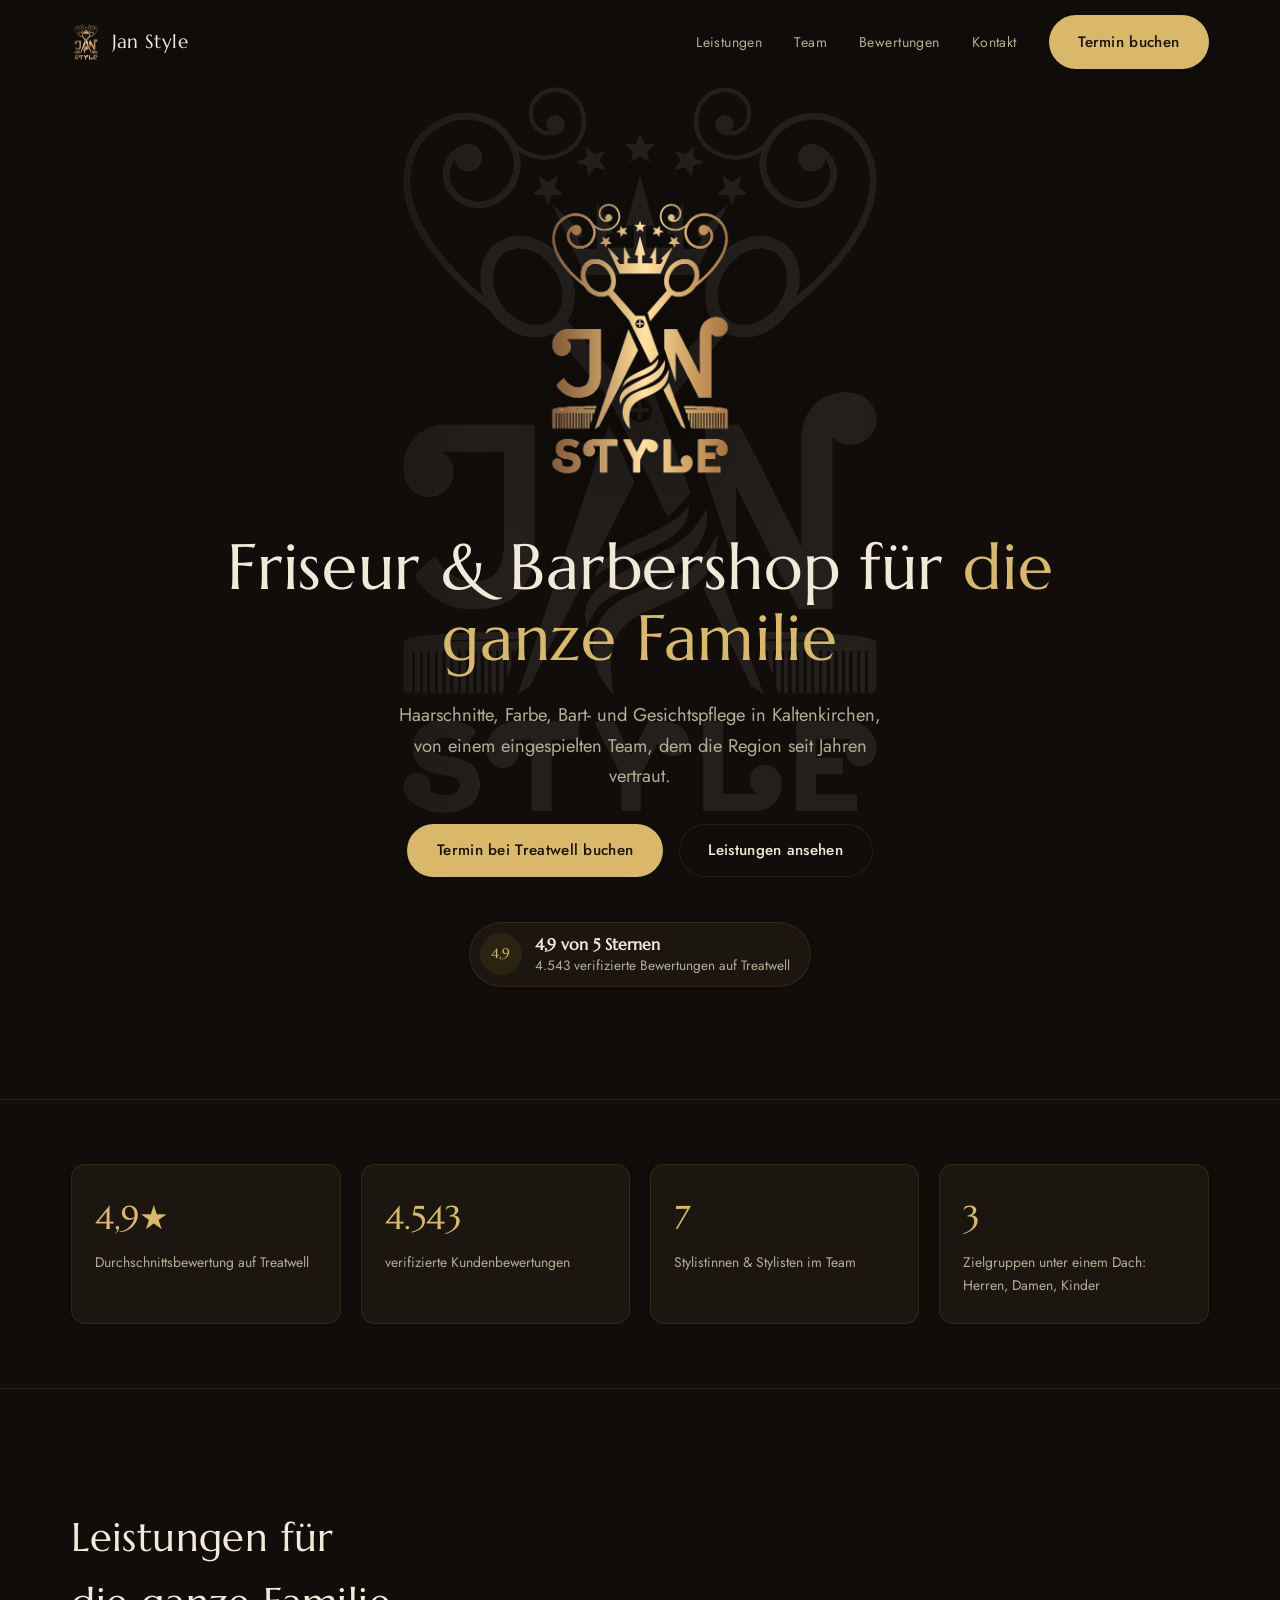
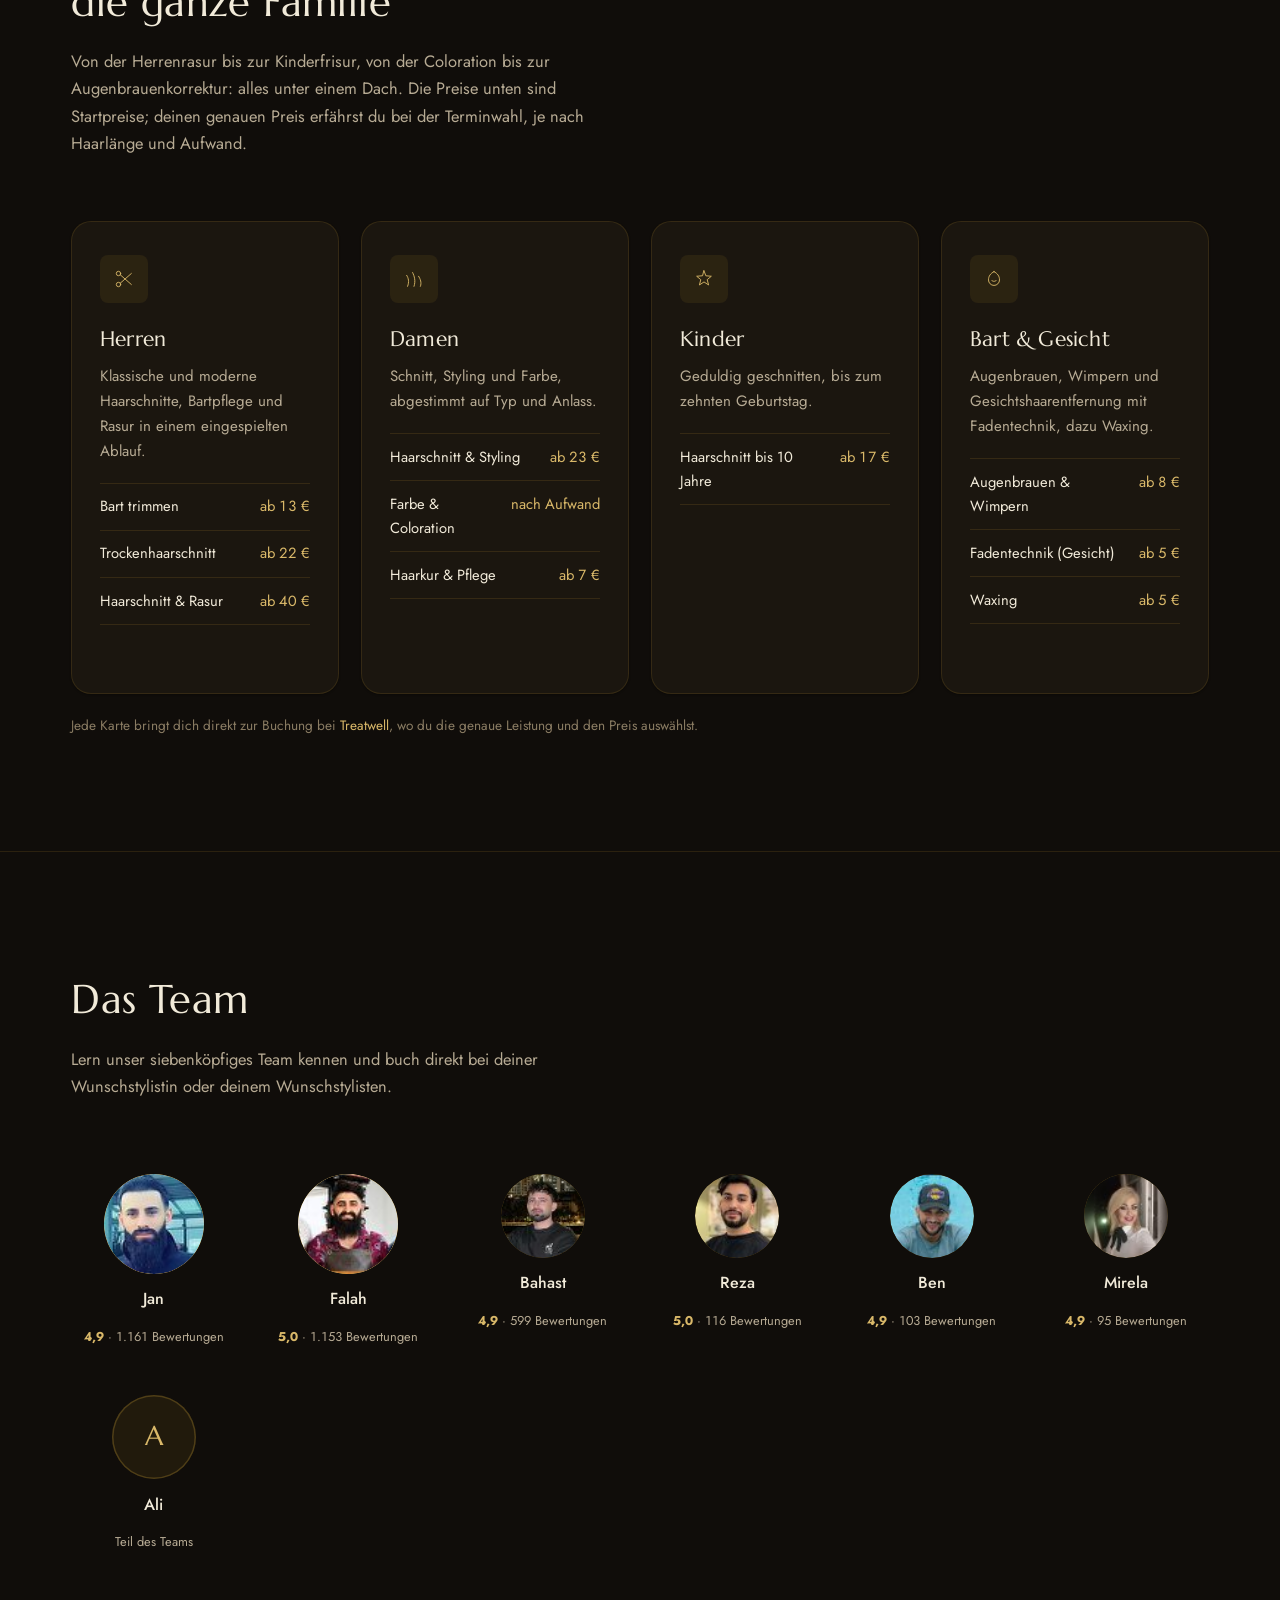
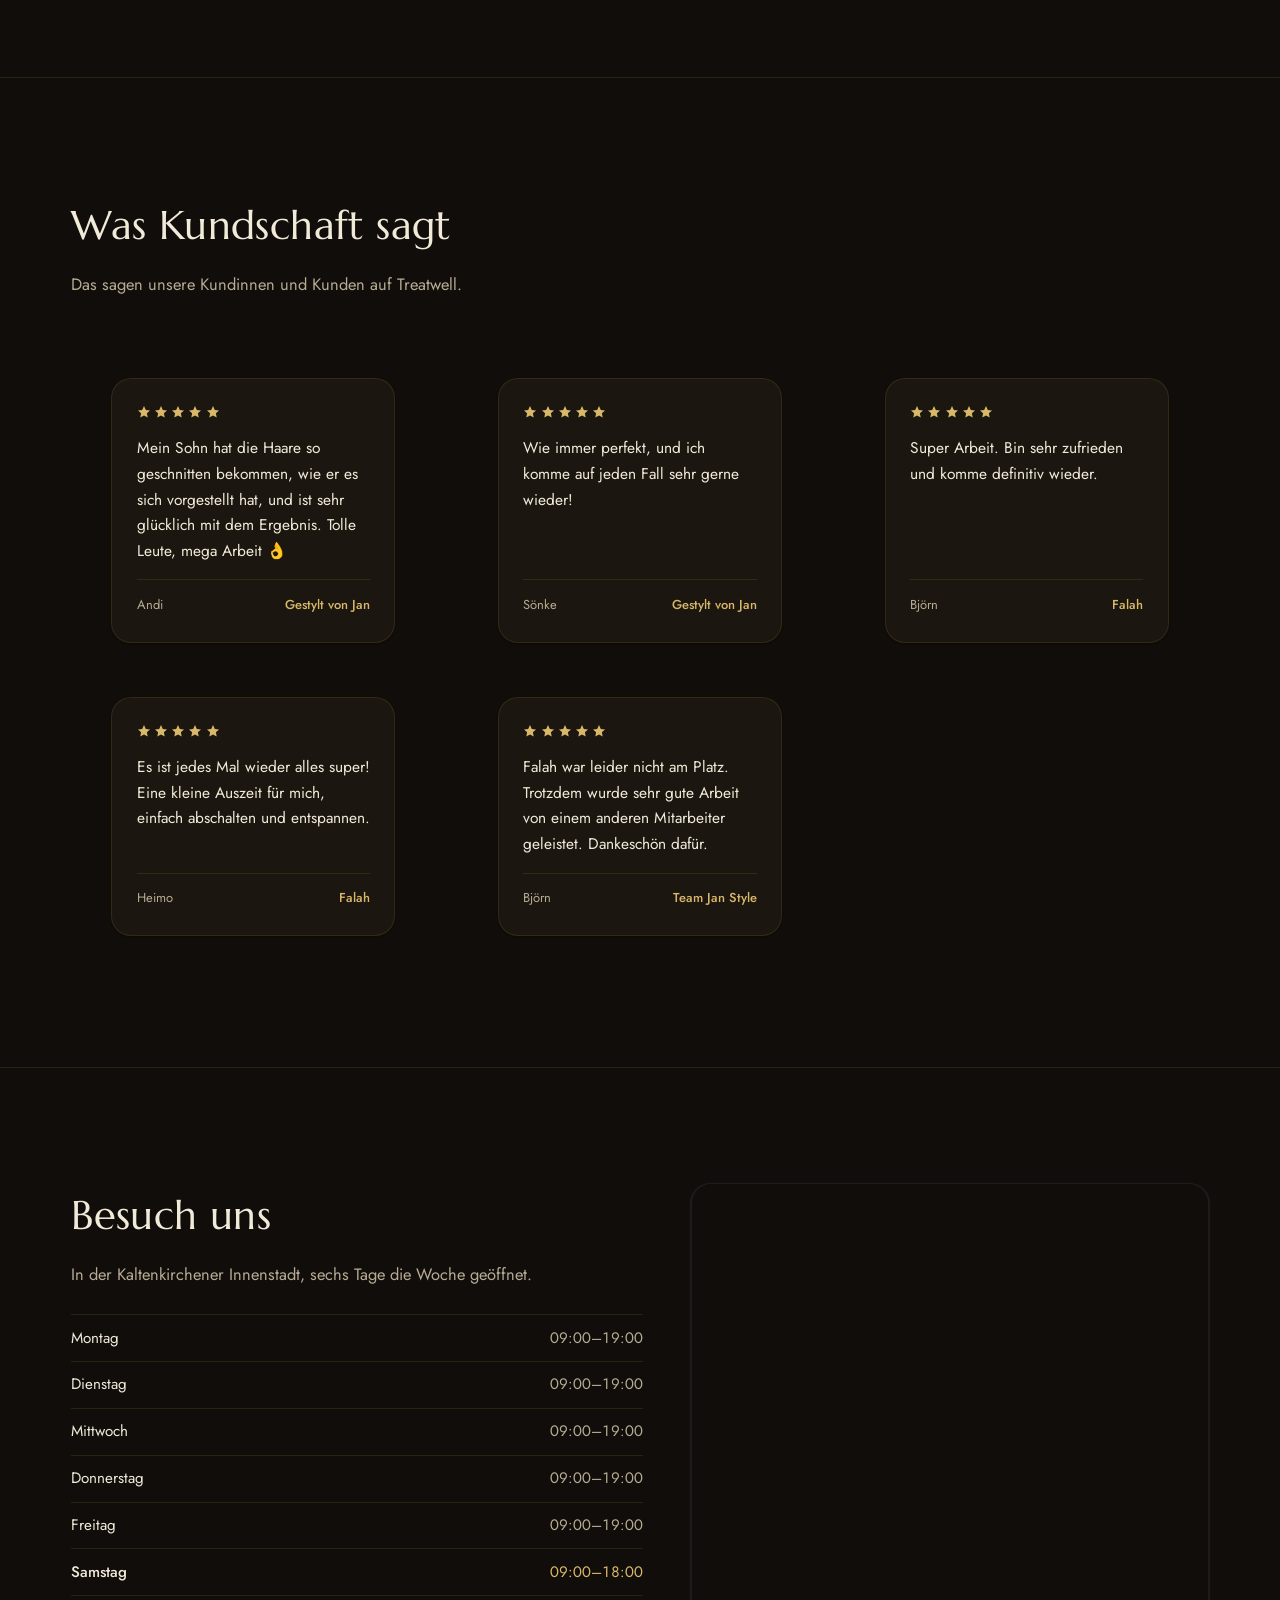
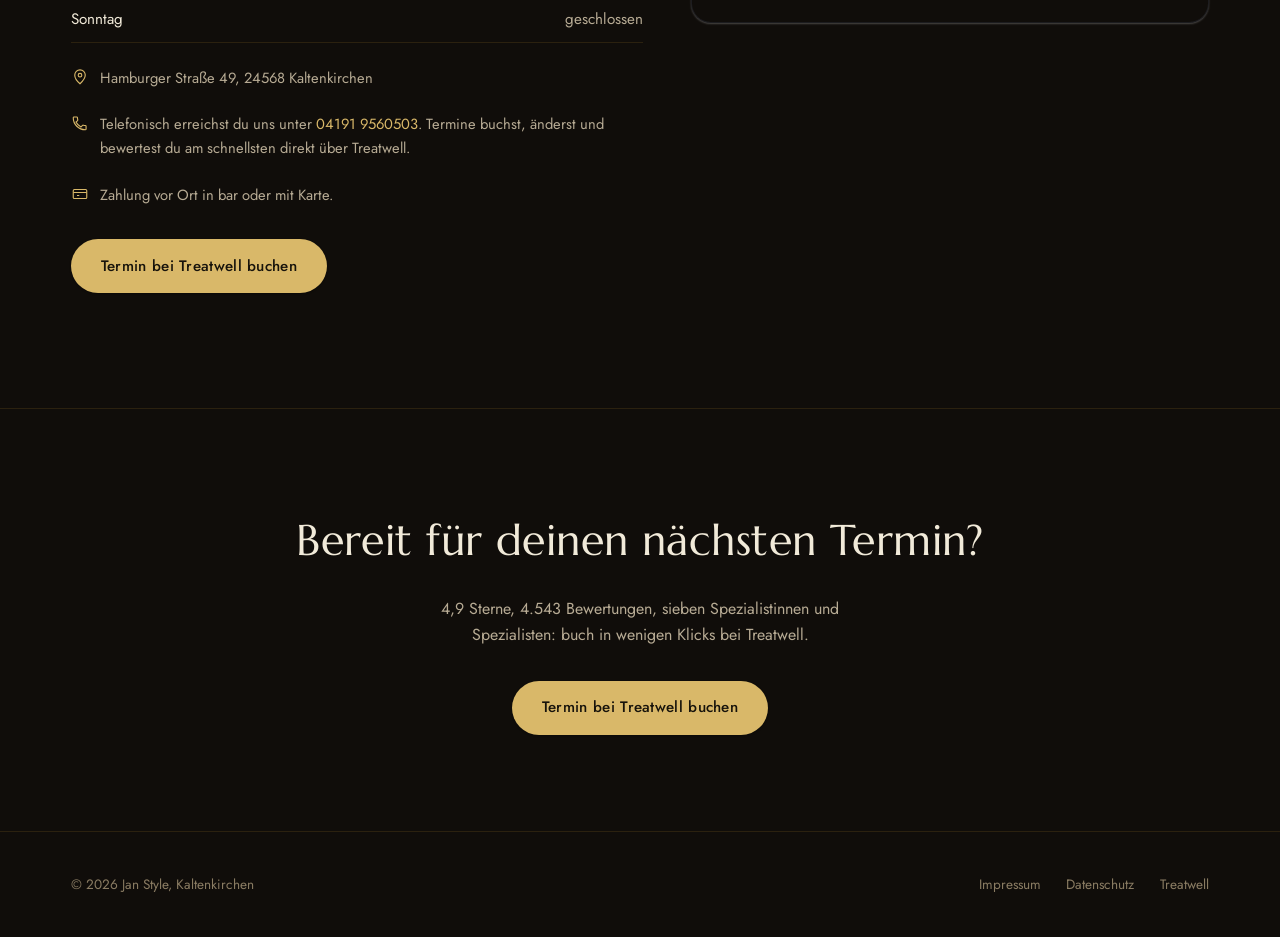
<file: index.html>
<!DOCTYPE html>
<html lang="de">
<head>
<meta charset="UTF-8">
<meta name="viewport" content="width=device-width, initial-scale=1.0">
<title>Jan Style — Friseur &amp; Barbershop in Kaltenkirchen</title>
<meta name="description" content="Jan Style in Kaltenkirchen: Haarschnitte für Herren, Damen und Kinder, Farbe, Bart- und Gesichtsbehandlungen. 4,9★ bei über 4.500 Bewertungen. Termine über Treatwell.">
<link rel="canonical" href="https://jan-style-barbershop.de/">
<meta property="og:type" content="website">
<meta property="og:site_name" content="Jan Style">
<meta property="og:title" content="Jan Style — Friseur &amp; Barbershop in Kaltenkirchen">
<meta property="og:description" content="Haarschnitte für Herren, Damen und Kinder, Farbe, Bart- und Gesichtsbehandlungen. 4,9★ bei über 4.500 Bewertungen.">
<meta property="og:url" content="https://jan-style-barbershop.de/">
<meta property="og:image" content="https://jan-style-barbershop.de/assets/logo/jan-style-logo-gold.png">
<meta property="og:locale" content="de_DE">
<meta name="twitter:card" content="summary">
<link rel="icon" type="image/svg+xml" href="assets/favicon.svg">
<script type="application/ld+json">
{
  "@context": "https://schema.org",
  "@type": "HairSalon",
  "name": "Jan Style",
  "url": "https://jan-style-barbershop.de/",
  "image": "https://jan-style-barbershop.de/assets/logo/jan-style-logo-gold.png",
  "telephone": "+49 4191 9560503",
  "priceRange": "€€",
  "address": {
    "@type": "PostalAddress",
    "streetAddress": "Hamburger Straße 49",
    "postalCode": "24568",
    "addressLocality": "Kaltenkirchen",
    "addressCountry": "DE"
  },
  "openingHoursSpecification": [
    {
      "@type": "OpeningHoursSpecification",
      "dayOfWeek": ["Monday", "Tuesday", "Wednesday", "Thursday", "Friday"],
      "opens": "09:00",
      "closes": "19:00"
    },
    {
      "@type": "OpeningHoursSpecification",
      "dayOfWeek": "Saturday",
      "opens": "09:00",
      "closes": "18:00"
    }
  ],
  "sameAs": [
    "https://www.treatwell.de/ort/jan-style/"
  ]
}
</script>
<link rel="preconnect" href="https://fonts.googleapis.com">
<link rel="preconnect" href="https://fonts.gstatic.com" crossorigin>
<link rel="stylesheet" href="https://fonts.googleapis.com/css2?family=Marcellus&family=Jost:ital,wght@0,300;0,400;0,500;0,600;1,400&display=swap">
<link rel="stylesheet" href="css/styles.css">
</head>
<body>
<!--
THESIS: Der Salon bleibt sichtbar, auch wenn man liest — das echte
Logo liegt als sehr leises, fixiertes Wasserzeichen permanent hinter
der ganzen Seite, statt nur im Header oder Hero aufzutauchen.
OWN-WORLD: Tiefes, warmes Schwarz durchgehend, mattes Gold (kein
Neon-Glanz) nur an Text/Icons/Rahmen, Marcellus für Überschriften,
Jost für Fließtext. Sections selbst bleiben transparent, damit das
Wasserzeichen konsistent durchscheint; nur einzelne Flächen (Karten,
Avatare, Buttons) sind blickdicht, damit Fließtext ruhig bleibt.
STORY: In Sekunden verstehen: ein edler, familienfreundlicher Salon
in Kaltenkirchen, der so aussieht wie sein echter Laden — und direkt
über Treatwell buchen.
FIRST VIEWPORT: Dunkler Viewport, das große Logo als gedimmtes
Wasserzeichen fix im Hintergrund, ruhige zentrierte Headline, ein
Satz Nutzenversprechen, zwei CTAs, kompaktes Bewertungs-Badge.
FORM: dritte Kundenrunde — explizite Rückkehr zu Schwarz/Gold nach
drei vorgestellten Konzepten (Wasserzeichen, Seitenpanel, Auftakt &
Wiederkehr); der Kunde wählte "Wasserzeichen" und bat um Verfeinerung
gegen Unruhe bei Fließtext. Ersetzt das helle v2-System vollständig.
FINISH: unreviewed and undocumented is unfinished; this build ends with the
finish review, the verdict, DESIGN.md, and every shipping raster carrying
its provenance.
-->

<a class="skip-link" href="#main">Zum Inhalt springen</a>

<div class="watermark" aria-hidden="true">
  <img src="assets/logo/jan-style-logo-gold.png" alt="" width="960" height="1357">
</div>

<header class="site-header" id="siteHeader">
  <div class="wrap">
    <a class="brand" href="#top">
      <img class="brand__mark" src="assets/logo/jan-style-logo-gold.png" alt="" width="32" height="45">
      Jan&nbsp;Style
    </a>
    <nav class="nav" aria-label="Hauptnavigation">
      <ul class="nav__links" id="navLinks">
        <li><a href="#leistungen">Leistungen</a></li>
        <li><a href="#team">Team</a></li>
        <li><a href="#bewertungen">Bewertungen</a></li>
        <li><a href="#besuch">Kontakt</a></li>
      </ul>
      <a class="btn btn--primary nav__cta" href="https://www.treatwell.de/ort/jan-style/" target="_blank" rel="noopener">Termin buchen</a>
      <button class="nav__toggle" id="navToggle" aria-expanded="false" aria-controls="navLinks" aria-label="Menü öffnen">
        <svg viewBox="0 0 24 24" fill="none" stroke="currentColor" stroke-width="1.8" stroke-linecap="round">
          <line class="bar bar--1" x1="3" y1="6" x2="21" y2="6"/>
          <line class="bar bar--2" x1="3" y1="12" x2="21" y2="12"/>
          <line class="bar bar--3" x1="3" y1="18" x2="21" y2="18"/>
        </svg>
      </button>
    </nav>
  </div>
</header>

<main id="main">

  <section class="hero" id="top">
    <div class="wrap hero__inner">
      <img class="hero__mark" src="assets/logo/jan-style-logo-gold.png" alt="Jan Style" width="960" height="1357">

      <h1 class="hero__title">Friseur &amp; Barbershop für <em>die ganze Familie</em></h1>

      <p class="hero__lede">Haarschnitte, Farbe, Bart- und Gesichtspflege in Kaltenkirchen, von einem eingespielten Team, dem die Region seit Jahren vertraut.</p>

      <div class="hero__actions">
        <a class="btn btn--primary" href="https://www.treatwell.de/ort/jan-style/" target="_blank" rel="noopener">Termin bei Treatwell buchen</a>
        <a class="btn btn--ghost" href="#leistungen">Leistungen ansehen</a>
      </div>

      <div class="hero__badge">
        <span class="hero__badge-num" aria-hidden="true">4,9</span>
        <span class="hero__badge-text"><strong>4,9 von 5 Sternen</strong>4.543 verifizierte Bewertungen auf Treatwell</span>
      </div>
    </div>
  </section>

  <section class="section section--tight" aria-label="Kennzahlen">
    <div class="wrap">
      <div class="trust reveal">
        <div class="trust__item">
          <span class="trust__num">4,9★</span>
          <span class="trust__label">Durchschnittsbewertung auf Treatwell</span>
        </div>
        <div class="trust__item">
          <span class="trust__num">4.543</span>
          <span class="trust__label">verifizierte Kundenbewertungen</span>
        </div>
        <div class="trust__item">
          <span class="trust__num">7</span>
          <span class="trust__label">Stylistinnen &amp; Stylisten im Team</span>
        </div>
        <div class="trust__item">
          <span class="trust__num">3</span>
          <span class="trust__label">Zielgruppen unter einem Dach: Herren, Damen, Kinder</span>
        </div>
      </div>
    </div>
  </section>

  <section class="section" id="leistungen">
    <div class="wrap">
      <div class="section__head reveal">
        <h2>Leistungen für die ganze Familie</h2>
        <p>Von der Herrenrasur bis zur Kinderfrisur, von der Coloration bis zur Augenbrauenkorrektur: alles unter einem Dach. Die Preise unten sind Startpreise; deinen genauen Preis erfährst du bei der Terminwahl, je nach Haarlänge und Aufwand.</p>
      </div>

      <div class="cluster reveal">

        <a class="svc" href="https://www.treatwell.de/ort/jan-style/" target="_blank" rel="noopener">
          <div class="svc__icon" aria-hidden="true">
            <svg viewBox="0 0 24 24" fill="none" stroke-linecap="round" stroke-linejoin="round"><circle cx="6" cy="6" r="2.4"/><circle cx="6" cy="18" r="2.4"/><path d="M8 7.5 20 18M8 16.5 20 6"/></svg>
          </div>
          <h3>Herren</h3>
          <p>Klassische und moderne Haarschnitte, Bartpflege und Rasur in einem eingespielten Ablauf.</p>
          <ul class="svc__list">
            <li><span>Bart trimmen</span><span>ab 13 €</span></li>
            <li><span>Trockenhaarschnitt</span><span>ab 22 €</span></li>
            <li><span>Haarschnitt &amp; Rasur</span><span>ab 40 €</span></li>
          </ul>
          <span class="svc__cta">Bei Treatwell buchen <svg viewBox="0 0 16 16" fill="none" stroke="currentColor" stroke-width="1.8" stroke-linecap="round" stroke-linejoin="round"><path d="M3 8h10M9 4l4 4-4 4"/></svg></span>
        </a>

        <a class="svc" href="https://www.treatwell.de/ort/jan-style/" target="_blank" rel="noopener">
          <div class="svc__icon" aria-hidden="true">
            <svg viewBox="0 0 24 24" fill="none" stroke-linecap="round" stroke-linejoin="round"><path d="M5 20c2-5 1-9-1-12M12 20c2-6 0.5-11-1.5-15M19 20c1.5-4 0-8-2-11"/></svg>
          </div>
          <h3>Damen</h3>
          <p>Schnitt, Styling und Farbe, abgestimmt auf Typ und Anlass.</p>
          <ul class="svc__list">
            <li><span>Haarschnitt &amp; Styling</span><span>ab 23 €</span></li>
            <li><span>Farbe &amp; Coloration</span><span>nach Aufwand</span></li>
            <li><span>Haarkur &amp; Pflege</span><span>ab 7 €</span></li>
          </ul>
          <span class="svc__cta">Bei Treatwell buchen <svg viewBox="0 0 16 16" fill="none" stroke="currentColor" stroke-width="1.8" stroke-linecap="round" stroke-linejoin="round"><path d="M3 8h10M9 4l4 4-4 4"/></svg></span>
        </a>

        <a class="svc" href="https://www.treatwell.de/ort/jan-style/" target="_blank" rel="noopener">
          <div class="svc__icon" aria-hidden="true">
            <svg viewBox="0 0 24 24" fill="none" stroke-linecap="round" stroke-linejoin="round"><path d="M12 3 14 8.5 20 9 15.5 12.7 17 18.5 12 15.2 7 18.5 8.5 12.7 4 9 10 8.5 Z"/></svg>
          </div>
          <h3>Kinder</h3>
          <p>Geduldig geschnitten, bis zum zehnten Geburtstag.</p>
          <ul class="svc__list">
            <li><span>Haarschnitt bis 10 Jahre</span><span>ab 17 €</span></li>
          </ul>
          <span class="svc__cta">Bei Treatwell buchen <svg viewBox="0 0 16 16" fill="none" stroke="currentColor" stroke-width="1.8" stroke-linecap="round" stroke-linejoin="round"><path d="M3 8h10M9 4l4 4-4 4"/></svg></span>
        </a>

        <a class="svc" href="https://www.treatwell.de/ort/jan-style/" target="_blank" rel="noopener">
          <div class="svc__icon" aria-hidden="true">
            <svg viewBox="0 0 24 24" fill="none" stroke-linecap="round" stroke-linejoin="round"><path d="M12 4c-4 2-6 5-6 9a6 6 0 0 0 12 0c0-4-2-7-6-9Z"/><path d="M9.5 13.5c0.8 1 1.6 1 2.5 1s1.7 0 2.5-1"/></svg>
          </div>
          <h3>Bart &amp; Gesicht</h3>
          <p>Augenbrauen, Wimpern und Gesichtshaarentfernung mit Fadentechnik, dazu Waxing.</p>
          <ul class="svc__list">
            <li><span>Augenbrauen &amp; Wimpern</span><span>ab 8 €</span></li>
            <li><span>Fadentechnik (Gesicht)</span><span>ab 5 €</span></li>
            <li><span>Waxing</span><span>ab 5 €</span></li>
          </ul>
          <span class="svc__cta">Bei Treatwell buchen <svg viewBox="0 0 16 16" fill="none" stroke="currentColor" stroke-width="1.8" stroke-linecap="round" stroke-linejoin="round"><path d="M3 8h10M9 4l4 4-4 4"/></svg></span>
        </a>

      </div>
      <p class="svc__note">Jede Karte bringt dich direkt zur Buchung bei <a href="https://www.treatwell.de/ort/jan-style/" target="_blank" rel="noopener">Treatwell</a>, wo du die genaue Leistung und den Preis auswählst.</p>
    </div>
  </section>

  <section class="section" id="team">
    <div class="wrap">
      <div class="section__head reveal">
        <h2>Das Team</h2>
        <p>Lern unser siebenköpfiges Team kennen und buch direkt bei deiner Wunschstylistin oder deinem Wunschstylisten.</p>
      </div>
      <div class="team reveal">
        <a class="person person--lead" href="https://www.treatwell.de/ort/jan-style/" target="_blank" rel="noopener">
          <div class="person__avatar"><img src="assets/team/jan.jpg" alt="" width="68" height="68" loading="lazy"></div>
          <span class="person__name">Jan</span>
          <span class="person__rating"><strong>4,9</strong> · 1.161 Bewertungen</span>
        </a>
        <a class="person person--lead" href="https://www.treatwell.de/ort/jan-style/" target="_blank" rel="noopener">
          <div class="person__avatar"><img src="assets/team/falah.jpg" alt="" width="68" height="68" loading="lazy"></div>
          <span class="person__name">Falah</span>
          <span class="person__rating"><strong>5,0</strong> · 1.153 Bewertungen</span>
        </a>
        <a class="person" href="https://www.treatwell.de/ort/jan-style/" target="_blank" rel="noopener">
          <div class="person__avatar"><img src="assets/team/bahast.jpg" alt="" width="68" height="68" loading="lazy"></div>
          <span class="person__name">Bahast</span>
          <span class="person__rating"><strong>4,9</strong> · 599 Bewertungen</span>
        </a>
        <a class="person" href="https://www.treatwell.de/ort/jan-style/" target="_blank" rel="noopener">
          <div class="person__avatar"><img src="assets/team/reza.jpg" alt="" width="68" height="68" loading="lazy"></div>
          <span class="person__name">Reza</span>
          <span class="person__rating"><strong>5,0</strong> · 116 Bewertungen</span>
        </a>
        <a class="person" href="https://www.treatwell.de/ort/jan-style/" target="_blank" rel="noopener">
          <div class="person__avatar"><img src="assets/team/ben.jpg" alt="" width="68" height="68" loading="lazy"></div>
          <span class="person__name">Ben</span>
          <span class="person__rating"><strong>4,9</strong> · 103 Bewertungen</span>
        </a>
        <a class="person" href="https://www.treatwell.de/ort/jan-style/" target="_blank" rel="noopener">
          <div class="person__avatar"><img src="assets/team/mirela.jpg" alt="" width="68" height="68" loading="lazy"></div>
          <span class="person__name">Mirela</span>
          <span class="person__rating"><strong>4,9</strong> · 95 Bewertungen</span>
        </a>
        <a class="person" href="https://www.treatwell.de/ort/jan-style/" target="_blank" rel="noopener">
          <div class="person__avatar"><span class="person__initial">A</span></div>
          <span class="person__name">Ali</span>
          <span class="person__rating">Teil des Teams</span>
        </a>
      </div>
    </div>
  </section>

  <section class="section" id="bewertungen">
    <div class="wrap">
      <div class="section__head reveal">
        <h2>Was Kundschaft sagt</h2>
        <p>Das sagen unsere Kundinnen und Kunden auf Treatwell.</p>
      </div>
      <div class="reviews reveal">
        <blockquote class="review">
          <span class="review__stars" aria-hidden="true"><svg viewBox="0 0 20 20"><path d="M10 1.5l2.6 5.6 6 .7-4.5 4.1 1.2 6-5.3-3-5.3 3 1.2-6L1.4 7.8l6-.7z"/></svg><svg viewBox="0 0 20 20"><path d="M10 1.5l2.6 5.6 6 .7-4.5 4.1 1.2 6-5.3-3-5.3 3 1.2-6L1.4 7.8l6-.7z"/></svg><svg viewBox="0 0 20 20"><path d="M10 1.5l2.6 5.6 6 .7-4.5 4.1 1.2 6-5.3-3-5.3 3 1.2-6L1.4 7.8l6-.7z"/></svg><svg viewBox="0 0 20 20"><path d="M10 1.5l2.6 5.6 6 .7-4.5 4.1 1.2 6-5.3-3-5.3 3 1.2-6L1.4 7.8l6-.7z"/></svg><svg viewBox="0 0 20 20"><path d="M10 1.5l2.6 5.6 6 .7-4.5 4.1 1.2 6-5.3-3-5.3 3 1.2-6L1.4 7.8l6-.7z"/></svg></span>
          <p>Mein Sohn hat die Haare so geschnitten bekommen, wie er es sich vorgestellt hat, und ist sehr glücklich mit dem Ergebnis. Tolle Leute, mega Arbeit 👌</p>
          <footer class="review__meta"><span>Andi</span><strong>Gestylt von Jan</strong></footer>
        </blockquote>
        <blockquote class="review">
          <span class="review__stars" aria-hidden="true"><svg viewBox="0 0 20 20"><path d="M10 1.5l2.6 5.6 6 .7-4.5 4.1 1.2 6-5.3-3-5.3 3 1.2-6L1.4 7.8l6-.7z"/></svg><svg viewBox="0 0 20 20"><path d="M10 1.5l2.6 5.6 6 .7-4.5 4.1 1.2 6-5.3-3-5.3 3 1.2-6L1.4 7.8l6-.7z"/></svg><svg viewBox="0 0 20 20"><path d="M10 1.5l2.6 5.6 6 .7-4.5 4.1 1.2 6-5.3-3-5.3 3 1.2-6L1.4 7.8l6-.7z"/></svg><svg viewBox="0 0 20 20"><path d="M10 1.5l2.6 5.6 6 .7-4.5 4.1 1.2 6-5.3-3-5.3 3 1.2-6L1.4 7.8l6-.7z"/></svg><svg viewBox="0 0 20 20"><path d="M10 1.5l2.6 5.6 6 .7-4.5 4.1 1.2 6-5.3-3-5.3 3 1.2-6L1.4 7.8l6-.7z"/></svg></span>
          <p>Wie immer perfekt, und ich komme auf jeden Fall sehr gerne wieder!</p>
          <footer class="review__meta"><span>Sönke</span><strong>Gestylt von Jan</strong></footer>
        </blockquote>
        <blockquote class="review">
          <span class="review__stars" aria-hidden="true"><svg viewBox="0 0 20 20"><path d="M10 1.5l2.6 5.6 6 .7-4.5 4.1 1.2 6-5.3-3-5.3 3 1.2-6L1.4 7.8l6-.7z"/></svg><svg viewBox="0 0 20 20"><path d="M10 1.5l2.6 5.6 6 .7-4.5 4.1 1.2 6-5.3-3-5.3 3 1.2-6L1.4 7.8l6-.7z"/></svg><svg viewBox="0 0 20 20"><path d="M10 1.5l2.6 5.6 6 .7-4.5 4.1 1.2 6-5.3-3-5.3 3 1.2-6L1.4 7.8l6-.7z"/></svg><svg viewBox="0 0 20 20"><path d="M10 1.5l2.6 5.6 6 .7-4.5 4.1 1.2 6-5.3-3-5.3 3 1.2-6L1.4 7.8l6-.7z"/></svg><svg viewBox="0 0 20 20"><path d="M10 1.5l2.6 5.6 6 .7-4.5 4.1 1.2 6-5.3-3-5.3 3 1.2-6L1.4 7.8l6-.7z"/></svg></span>
          <p>Super Arbeit. Bin sehr zufrieden und komme definitiv wieder.</p>
          <footer class="review__meta"><span>Björn</span><strong>Falah</strong></footer>
        </blockquote>
        <blockquote class="review">
          <span class="review__stars" aria-hidden="true"><svg viewBox="0 0 20 20"><path d="M10 1.5l2.6 5.6 6 .7-4.5 4.1 1.2 6-5.3-3-5.3 3 1.2-6L1.4 7.8l6-.7z"/></svg><svg viewBox="0 0 20 20"><path d="M10 1.5l2.6 5.6 6 .7-4.5 4.1 1.2 6-5.3-3-5.3 3 1.2-6L1.4 7.8l6-.7z"/></svg><svg viewBox="0 0 20 20"><path d="M10 1.5l2.6 5.6 6 .7-4.5 4.1 1.2 6-5.3-3-5.3 3 1.2-6L1.4 7.8l6-.7z"/></svg><svg viewBox="0 0 20 20"><path d="M10 1.5l2.6 5.6 6 .7-4.5 4.1 1.2 6-5.3-3-5.3 3 1.2-6L1.4 7.8l6-.7z"/></svg><svg viewBox="0 0 20 20"><path d="M10 1.5l2.6 5.6 6 .7-4.5 4.1 1.2 6-5.3-3-5.3 3 1.2-6L1.4 7.8l6-.7z"/></svg></span>
          <p>Es ist jedes Mal wieder alles super! Eine kleine Auszeit für mich, einfach abschalten und entspannen.</p>
          <footer class="review__meta"><span>Heimo</span><strong>Falah</strong></footer>
        </blockquote>
        <blockquote class="review">
          <span class="review__stars" aria-hidden="true"><svg viewBox="0 0 20 20"><path d="M10 1.5l2.6 5.6 6 .7-4.5 4.1 1.2 6-5.3-3-5.3 3 1.2-6L1.4 7.8l6-.7z"/></svg><svg viewBox="0 0 20 20"><path d="M10 1.5l2.6 5.6 6 .7-4.5 4.1 1.2 6-5.3-3-5.3 3 1.2-6L1.4 7.8l6-.7z"/></svg><svg viewBox="0 0 20 20"><path d="M10 1.5l2.6 5.6 6 .7-4.5 4.1 1.2 6-5.3-3-5.3 3 1.2-6L1.4 7.8l6-.7z"/></svg><svg viewBox="0 0 20 20"><path d="M10 1.5l2.6 5.6 6 .7-4.5 4.1 1.2 6-5.3-3-5.3 3 1.2-6L1.4 7.8l6-.7z"/></svg><svg viewBox="0 0 20 20"><path d="M10 1.5l2.6 5.6 6 .7-4.5 4.1 1.2 6-5.3-3-5.3 3 1.2-6L1.4 7.8l6-.7z"/></svg></span>
          <p>Falah war leider nicht am Platz. Trotzdem wurde sehr gute Arbeit von einem anderen Mitarbeiter geleistet. Dankeschön dafür.</p>
          <footer class="review__meta"><span>Björn</span><strong>Team Jan Style</strong></footer>
        </blockquote>
      </div>
    </div>
  </section>

  <section class="section" id="besuch">
    <div class="wrap visit">
      <div class="reveal">
        <div class="section__head" style="margin-bottom:1.6rem;">
          <h2>Besuch uns</h2>
          <p>In der Kaltenkirchener Innenstadt, sechs Tage die Woche geöffnet.</p>
        </div>

        <ul class="hours" id="hoursList">
          <li data-day="1"><span>Montag</span><span>09:00–19:00</span></li>
          <li data-day="2"><span>Dienstag</span><span>09:00–19:00</span></li>
          <li data-day="3"><span>Mittwoch</span><span>09:00–19:00</span></li>
          <li data-day="4"><span>Donnerstag</span><span>09:00–19:00</span></li>
          <li data-day="5"><span>Freitag</span><span>09:00–19:00</span></li>
          <li data-day="6"><span>Samstag</span><span>09:00–18:00</span></li>
          <li data-day="0"><span>Sonntag</span><span>geschlossen</span></li>
        </ul>

        <div class="info-line">
          <svg viewBox="0 0 24 24" fill="none" stroke="currentColor" stroke-width="1.5"><path d="M12 21s7-6.2 7-11.5A7 7 0 0 0 5 9.5C5 14.8 12 21 12 21Z"/><circle cx="12" cy="9.5" r="2.4"/></svg>
          <span>Hamburger Straße 49, 24568 Kaltenkirchen</span>
        </div>
        <div class="info-line">
          <svg viewBox="0 0 24 24" fill="none" stroke="currentColor" stroke-width="1.5"><path d="M6.6 10.8a15.3 15.3 0 0 0 6.6 6.6l2.2-2.2a1 1 0 0 1 1-.25 8.6 8.6 0 0 0 2.7.43 1 1 0 0 1 1 1V20a1 1 0 0 1-1 1A16 16 0 0 1 3 5a1 1 0 0 1 1-1h3.6a1 1 0 0 1 1 1 8.6 8.6 0 0 0 .43 2.7 1 1 0 0 1-.25 1Z"/></svg>
          <span>Telefonisch erreichst du uns unter <a href="tel:+4941919560503" style="color:var(--gold-bright)">04191 9560503</a>. Termine buchst, änderst und bewertest du am schnellsten direkt über Treatwell.</span>
        </div>
        <div class="info-line">
          <svg viewBox="0 0 24 24" fill="none" stroke="currentColor" stroke-width="1.5"><rect x="3" y="6" width="18" height="12" rx="1.5"/><path d="M3 10h18M8 14h3"/></svg>
          <span>Zahlung vor Ort in bar oder mit Karte.</span>
        </div>

        <a class="btn btn--primary" style="margin-top:2rem;" href="https://www.treatwell.de/ort/jan-style/" target="_blank" rel="noopener">Termin bei Treatwell buchen</a>
      </div>

      <div class="map reveal">
        <iframe title="Standort Jan Style, Hamburger Straße 49, Kaltenkirchen" loading="lazy" src="https://www.google.com/maps?q=Hamburger+Stra%C3%9Fe+49%2C+24568+Kaltenkirchen&output=embed"></iframe>
      </div>
    </div>
  </section>

  <section class="cta-band section" aria-label="Jetzt buchen">
    <div class="wrap">
      <h2 class="reveal">Bereit für deinen nächsten Termin?</h2>
      <p class="reveal">4,9 Sterne, 4.543 Bewertungen, sieben Spezialistinnen und Spezialisten: buch in wenigen Klicks bei Treatwell.</p>
      <a class="btn btn--primary reveal" href="https://www.treatwell.de/ort/jan-style/" target="_blank" rel="noopener">Termin bei Treatwell buchen</a>
    </div>
  </section>

</main>

<footer class="site-footer">
  <div class="wrap">
    <span class="footer__note">© <span id="year"></span> Jan Style, Kaltenkirchen</span>
    <ul class="footer__links">
      <li><a href="impressum.html">Impressum</a></li>
      <li><a href="datenschutz.html">Datenschutz</a></li>
      <li><a href="https://www.treatwell.de/ort/jan-style/" target="_blank" rel="noopener">Treatwell</a></li>
    </ul>
  </div>
</footer>

<script src="js/script.js"></script>
</body>
</html>
</file>
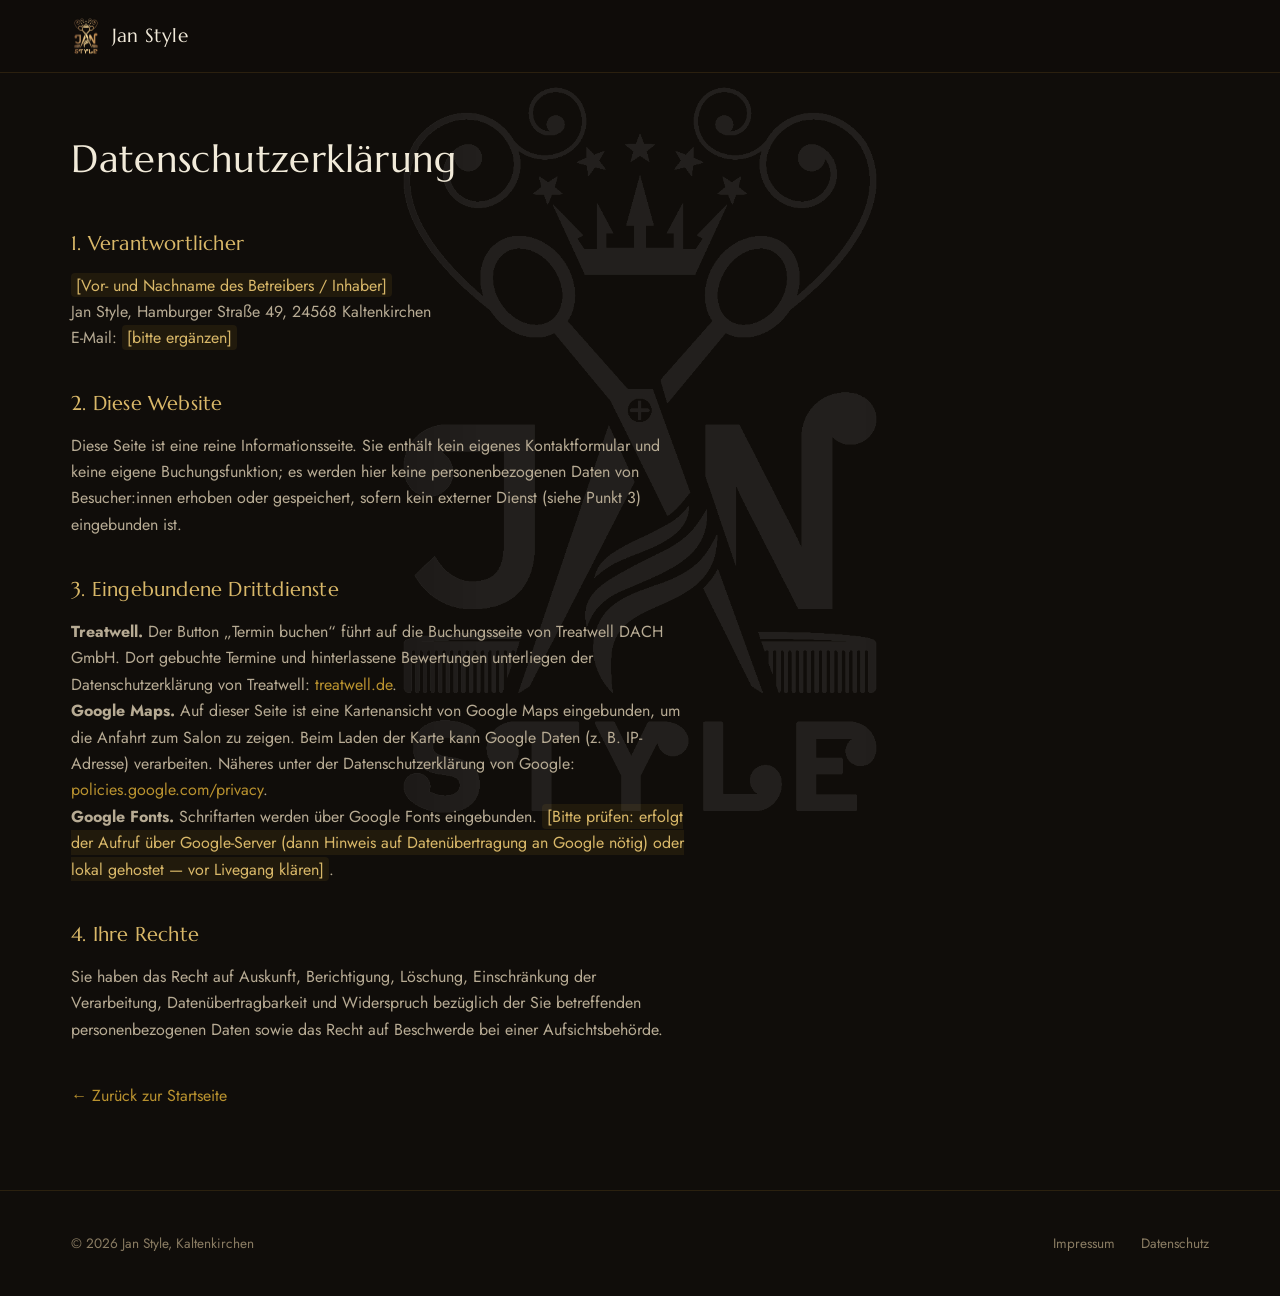
<file: datenschutz.html>
<!DOCTYPE html>
<html lang="de">
<head>
<meta charset="UTF-8">
<meta name="viewport" content="width=device-width, initial-scale=1.0">
<title>Datenschutz — Jan Style</title>
<link rel="canonical" href="https://jan-style-barbershop.de/datenschutz.html">
<link rel="icon" type="image/svg+xml" href="assets/favicon.svg">
<link rel="preconnect" href="https://fonts.googleapis.com">
<link rel="preconnect" href="https://fonts.gstatic.com" crossorigin>
<link rel="stylesheet" href="https://fonts.googleapis.com/css2?family=Marcellus&family=Jost:ital,wght@0,300;0,400;0,500;0,600;1,400&display=swap">
<link rel="stylesheet" href="css/styles.css">
</head>
<body>

<div class="watermark" aria-hidden="true">
  <img src="assets/logo/jan-style-logo-gold.png" alt="" width="960" height="1357">
</div>

<header class="site-header is-scrolled">
  <div class="wrap">
    <a class="brand" href="index.html"><img class="brand__mark" src="assets/logo/jan-style-logo-gold.png" alt="" width="32" height="45">Jan&nbsp;Style</a>
  </div>
</header>

<main class="wrap legal">
  <h1>Datenschutzerklärung</h1>

  <h2>1. Verantwortlicher</h2>
  <p>
    <mark>[Vor- und Nachname des Betreibers / Inhaber]</mark><br>
    Jan Style, Hamburger Straße 49, 24568 Kaltenkirchen<br>
    E-Mail: <mark>[bitte ergänzen]</mark>
  </p>

  <h2>2. Diese Website</h2>
  <p>Diese Seite ist eine reine Informationsseite. Sie enthält kein eigenes Kontaktformular und keine eigene Buchungsfunktion; es werden hier keine personenbezogenen Daten von Besucher:innen erhoben oder gespeichert, sofern kein externer Dienst (siehe Punkt 3) eingebunden ist.</p>

  <h2>3. Eingebundene Drittdienste</h2>
  <p><strong>Treatwell.</strong> Der Button „Termin buchen“ führt auf die Buchungsseite von Treatwell DACH GmbH. Dort gebuchte Termine und hinterlassene Bewertungen unterliegen der Datenschutzerklärung von Treatwell: <a href="https://www.treatwell.de" target="_blank" rel="noopener" style="color:var(--gold)">treatwell.de</a>.</p>
  <p><strong>Google Maps.</strong> Auf dieser Seite ist eine Kartenansicht von Google Maps eingebunden, um die Anfahrt zum Salon zu zeigen. Beim Laden der Karte kann Google Daten (z. B. IP-Adresse) verarbeiten. Näheres unter der Datenschutzerklärung von Google: <a href="https://policies.google.com/privacy" target="_blank" rel="noopener" style="color:var(--gold)">policies.google.com/privacy</a>.</p>
  <p><strong>Google Fonts.</strong> Schriftarten werden über Google Fonts eingebunden. <mark>[Bitte prüfen: erfolgt der Aufruf über Google-Server (dann Hinweis auf Datenübertragung an Google nötig) oder lokal gehostet — vor Livegang klären]</mark>.</p>

  <h2>4. Ihre Rechte</h2>
  <p>Sie haben das Recht auf Auskunft, Berichtigung, Löschung, Einschränkung der Verarbeitung, Datenübertragbarkeit und Widerspruch bezüglich der Sie betreffenden personenbezogenen Daten sowie das Recht auf Beschwerde bei einer Aufsichtsbehörde.</p>

  <p style="margin-top:2.5rem;"><a href="index.html" style="color:var(--gold)">← Zurück zur Startseite</a></p>
</main>

<footer class="site-footer">
  <div class="wrap">
    <span class="footer__note">© <span id="year"></span> Jan Style, Kaltenkirchen</span>
    <ul class="footer__links">
      <li><a href="impressum.html">Impressum</a></li>
      <li><a href="datenschutz.html">Datenschutz</a></li>
    </ul>
  </div>
</footer>

<script>document.getElementById('year').textContent = new Date().getFullYear();</script>
</body>
</html>
</file>
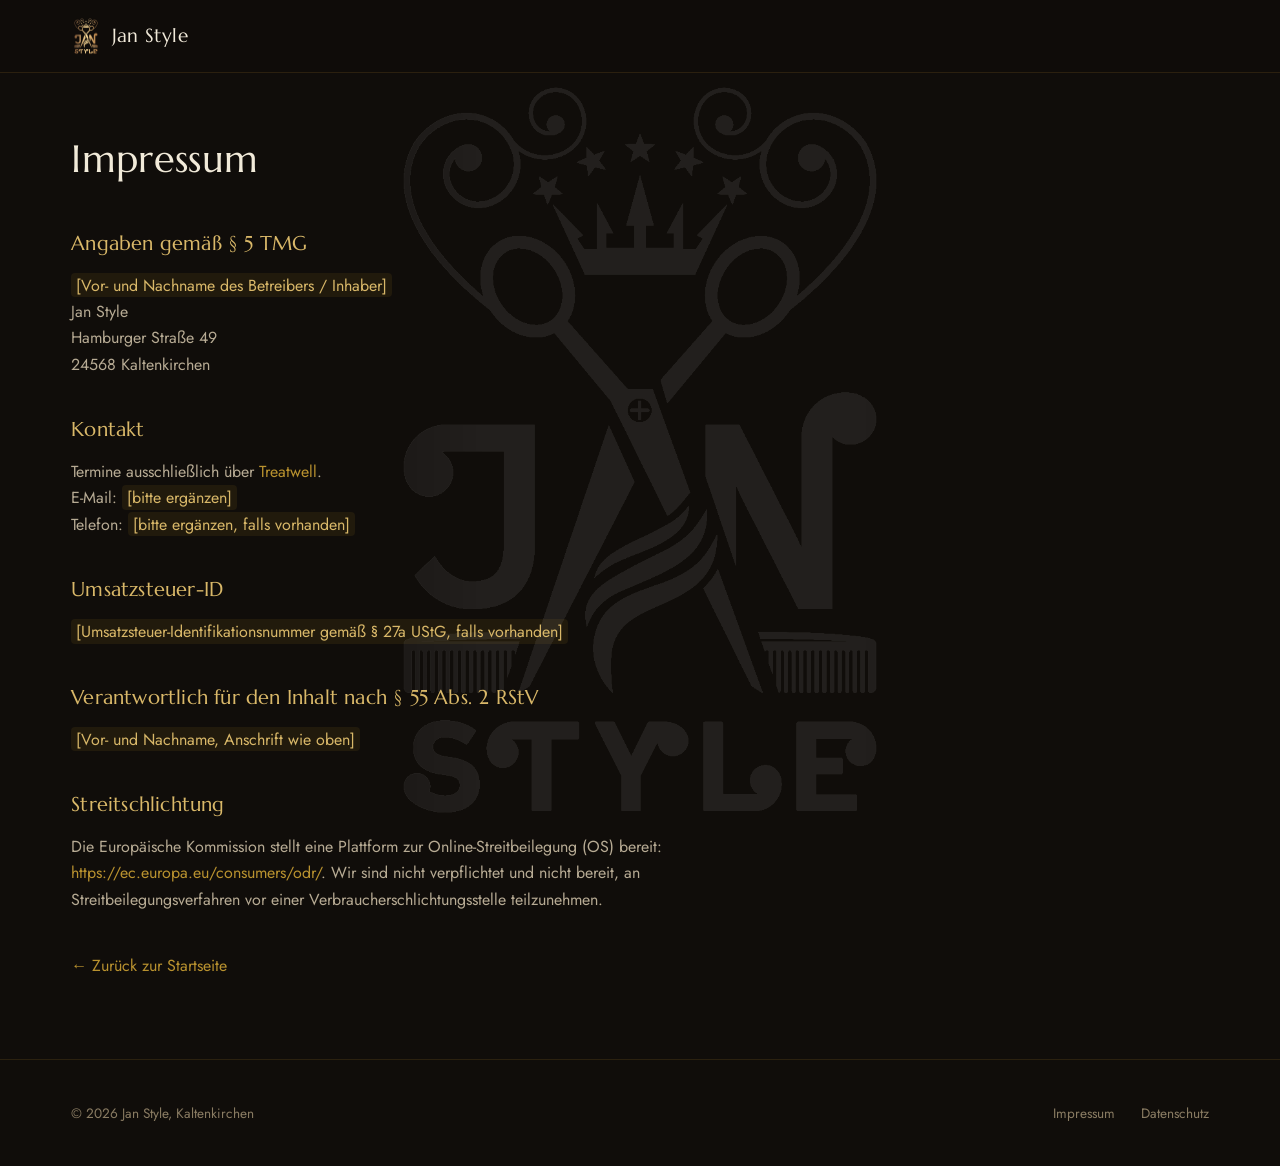
<file: impressum.html>
<!DOCTYPE html>
<html lang="de">
<head>
<meta charset="UTF-8">
<meta name="viewport" content="width=device-width, initial-scale=1.0">
<title>Impressum — Jan Style</title>
<link rel="canonical" href="https://jan-style-barbershop.de/impressum.html">
<link rel="icon" type="image/svg+xml" href="assets/favicon.svg">
<link rel="preconnect" href="https://fonts.googleapis.com">
<link rel="preconnect" href="https://fonts.gstatic.com" crossorigin>
<link rel="stylesheet" href="https://fonts.googleapis.com/css2?family=Marcellus&family=Jost:ital,wght@0,300;0,400;0,500;0,600;1,400&display=swap">
<link rel="stylesheet" href="css/styles.css">
</head>
<body>

<div class="watermark" aria-hidden="true">
  <img src="assets/logo/jan-style-logo-gold.png" alt="" width="960" height="1357">
</div>

<header class="site-header is-scrolled">
  <div class="wrap">
    <a class="brand" href="index.html"><img class="brand__mark" src="assets/logo/jan-style-logo-gold.png" alt="" width="32" height="45">Jan&nbsp;Style</a>
  </div>
</header>

<main class="wrap legal">
  <h1>Impressum</h1>

  <h2>Angaben gemäß § 5 TMG</h2>
  <p>
    <mark>[Vor- und Nachname des Betreibers / Inhaber]</mark><br>
    Jan Style<br>
    Hamburger Straße 49<br>
    24568 Kaltenkirchen
  </p>

  <h2>Kontakt</h2>
  <p>
    Termine ausschließlich über <a href="https://www.treatwell.de/ort/jan-style/" target="_blank" rel="noopener" style="color:var(--gold)">Treatwell</a>.<br>
    E-Mail: <mark>[bitte ergänzen]</mark><br>
    Telefon: <mark>[bitte ergänzen, falls vorhanden]</mark>
  </p>

  <h2>Umsatzsteuer-ID</h2>
  <p><mark>[Umsatzsteuer-Identifikationsnummer gemäß § 27a UStG, falls vorhanden]</mark></p>

  <h2>Verantwortlich für den Inhalt nach § 55 Abs. 2 RStV</h2>
  <p><mark>[Vor- und Nachname, Anschrift wie oben]</mark></p>

  <h2>Streitschlichtung</h2>
  <p>Die Europäische Kommission stellt eine Plattform zur Online-Streitbeilegung (OS) bereit: <a href="https://ec.europa.eu/consumers/odr/" target="_blank" rel="noopener" style="color:var(--gold)">https://ec.europa.eu/consumers/odr/</a>. Wir sind nicht verpflichtet und nicht bereit, an Streitbeilegungsverfahren vor einer Verbraucherschlichtungsstelle teilzunehmen.</p>

  <p style="margin-top:2.5rem;"><a href="index.html" style="color:var(--gold)">← Zurück zur Startseite</a></p>
</main>

<footer class="site-footer">
  <div class="wrap">
    <span class="footer__note">© <span id="year"></span> Jan Style, Kaltenkirchen</span>
    <ul class="footer__links">
      <li><a href="impressum.html">Impressum</a></li>
      <li><a href="datenschutz.html">Datenschutz</a></li>
    </ul>
  </div>
</footer>

<script>document.getElementById('year').textContent = new Date().getFullYear();</script>
</body>
</html>
</file>
<file: css/styles.css>
/* ============================================================
   Jan Style — Design system (v3: edles Schwarz/Gold + Wasserzeichen)
   History: v1 drenched the whole page in near-black hexagon motifs
   (too dark, too much contrast). v2 went fully light/modern (client:
   too plain, "abgespaced" in a different way, wanted more of the
   real salon's identity back). v3 is the client's explicit request:
   an elegant black/gold world with the real logo permanently present
   as a fixed, very low-opacity watermark — refined so it never
   fights with running text. See index.html's opening comment.
   ============================================================ */

:root {
  /* ground — deep, warm near-black, never pure #000 */
  --bg: #100d0a;
  --bg-panel: #1b160f;
  --bg-panel-2: #221b12;

  /* gold — matte/antique, not a glowing neon gradient */
  --gold: #b9922f;
  --gold-bright: #d9b869;
  --gold-dim: #8a6d24;
  --gold-line: rgba(185, 146, 47, 0.3);
  --gold-line-soft: rgba(185, 146, 47, 0.14);
  --gold-soft: rgba(185, 146, 47, 0.1);

  /* ink */
  --ink: #f1ead9;
  --ink-dim: #b7ab94;
  --ink-faint: #8a7c63;

  --line: rgba(185, 146, 47, 0.16);

  --font-display: 'Marcellus', 'Iowan Old Style', Georgia, serif;
  --font-body: 'Jost', 'Helvetica Neue', Arial, sans-serif;

  --measure: 62ch;
  --radius-sm: 8px;
  --radius-md: 14px;
  --radius-lg: 20px;
  --radius-full: 999px;

  --shadow-sm: 0 1px 2px rgba(0, 0, 0, 0.3);
  --shadow-md: 0 20px 44px -16px rgba(0, 0, 0, 0.55);

  --ease-out: cubic-bezier(0.16, 1, 0.3, 1);

  --container: 1240px;
  --pad-inline: clamp(1.25rem, 4vw, 3.5rem);
}

*, *::before, *::after { box-sizing: border-box; }

html {
  background: var(--bg);
  color-scheme: dark;
  scroll-behavior: smooth;
}
@media (prefers-reduced-motion: reduce) {
  html { scroll-behavior: auto; }
}

body {
  margin: 0;
  background: var(--bg);
  color: var(--ink);
  font-family: var(--font-body);
  font-size: 16px;
  line-height: 1.65;
  -webkit-font-smoothing: antialiased;
  text-rendering: optimizeLegibility;
}

img { max-width: 100%; display: block; }
a { color: inherit; text-decoration: none; }

::selection { background: var(--gold); color: #14110a; }
:focus-visible { outline: 2px solid var(--gold-bright); outline-offset: 3px; border-radius: 3px; }

.skip-link {
  position: absolute;
  left: -999px;
  top: 0;
  background: var(--gold-bright);
  color: #17130b;
  padding: 0.8rem 1.2rem;
  z-index: 100;
  border-radius: var(--radius-sm);
}
.skip-link:focus {
  left: 1rem;
  top: 1rem;
}

* { scrollbar-color: var(--gold-dim) var(--bg); scrollbar-width: thin; }
*::-webkit-scrollbar { width: 10px; height: 10px; }
*::-webkit-scrollbar-track { background: var(--bg); }
*::-webkit-scrollbar-thumb { background: var(--gold-dim); border: 2px solid var(--bg); border-radius: 8px; }
*::-webkit-scrollbar-thumb:hover { background: var(--gold); }

.wrap { max-width: var(--container); margin-inline: auto; padding-inline: var(--pad-inline); }

h1, h2, h3, h4 {
  font-family: var(--font-display);
  font-weight: 400;
  letter-spacing: 0.01em;
  margin: 0;
  color: var(--ink);
}
h2 { text-wrap: balance; }
p { margin: 0; }

/* ---------------------------------------------------------------
   Watermark — the persistent logo. Fixed to the viewport (not the
   document), so it stays put as the page scrolls. Kept desaturated,
   softly blurred, and very low-opacity on purpose: this is the lever
   that keeps it from fighting with running text — never raise the
   opacity without also checking it against the longest text section.
   --------------------------------------------------------------- */

.watermark {
  position: fixed;
  inset: 0;
  z-index: 0;
  display: flex;
  align-items: center;
  justify-content: center;
  pointer-events: none;
  overflow: hidden;
}
.watermark img {
  width: min(60vw, 620px);
  height: auto;
  opacity: 0.08;
  filter: grayscale(1) brightness(1.9) blur(0.5px);
}
@media (max-width: 700px) {
  .watermark img { width: min(120vw, 520px); }
}

.site-header, main, .site-footer { position: relative; z-index: 1; }

/* ---------------------------------------------------------------
   Buttons
   --------------------------------------------------------------- */

.btn {
  position: relative;
  display: inline-flex;
  align-items: center;
  gap: 0.55rem;
  padding: 0.9rem 1.85rem;
  font-family: var(--font-body);
  font-weight: 500;
  font-size: 0.95rem;
  letter-spacing: 0.02em;
  cursor: pointer;
  border: none;
  border-radius: var(--radius-full);
  transition: transform 0.3s var(--ease-out), box-shadow 0.3s var(--ease-out), background-color 0.3s var(--ease-out), border-color 0.3s var(--ease-out), color 0.3s var(--ease-out);
}
.btn:hover { transform: translateY(-2px); }
.btn:active { transform: translateY(0); }

.btn--primary {
  color: #17130b;
  background: var(--gold-bright);
  box-shadow: var(--shadow-sm);
}
.btn--primary:hover { background: var(--gold); }

.btn--ghost {
  color: var(--ink);
  background: transparent;
  box-shadow: inset 0 0 0 1px var(--gold-line-soft);
}
.btn--ghost:hover { box-shadow: inset 0 0 0 1px var(--gold-line); color: var(--gold-bright); }

/* ---------------------------------------------------------------
   Header / nav
   --------------------------------------------------------------- */

.site-header {
  position: fixed;
  inset: 0 0 auto 0;
  z-index: 50;
  padding-block: 0.95rem;
  background: rgba(16, 13, 10, 0.92);
  border-bottom: 1px solid transparent;
  transition: border-color 0.4s var(--ease-out);
}
.site-header.is-scrolled { border-bottom-color: var(--line); }

.site-header .wrap { display: flex; align-items: center; justify-content: space-between; gap: 1.5rem; }

.brand {
  display: flex;
  align-items: center;
  gap: 0.65rem;
  font-family: var(--font-display);
  font-size: 1.2rem;
  letter-spacing: 0.02em;
  color: var(--ink);
}
.brand__mark { width: 30px; height: 42px; object-fit: contain; flex-shrink: 0; }

.nav { display: flex; align-items: center; gap: 2rem; }
.nav__links { display: flex; gap: 2rem; list-style: none; margin: 0; padding: 0; }
.nav__links a {
  font-size: 0.88rem;
  letter-spacing: 0.03em;
  color: var(--ink-dim);
  position: relative;
  padding-block: 0.3rem;
  transition: color 0.25s var(--ease-out);
}
.nav__links a::after {
  content: '';
  position: absolute;
  left: 0; right: 100%; bottom: 0;
  height: 1px;
  background: var(--gold-bright);
  transition: right 0.3s var(--ease-out);
}
.nav__links a:hover { color: var(--ink); }
.nav__links a:hover::after { right: 0; }

.nav__toggle {
  display: none;
  width: 42px; height: 42px;
  border: 1px solid var(--gold-line-soft);
  background: transparent;
  border-radius: var(--radius-full);
  color: var(--gold-bright);
  align-items: center; justify-content: center;
  cursor: pointer;
  position: relative; z-index: 46;
}
.nav__toggle svg { width: 18px; height: 18px; overflow: visible; }
.nav__toggle .bar { transform-origin: 12px 12px; transition: transform 0.35s var(--ease-out), opacity 0.25s var(--ease-out); }
.nav__toggle[aria-expanded="true"] .bar--1 { transform: translateY(6px) rotate(45deg); }
.nav__toggle[aria-expanded="true"] .bar--2 { opacity: 0; }
.nav__toggle[aria-expanded="true"] .bar--3 { transform: translateY(-6px) rotate(-45deg); }

@media (max-width: 860px) {
  .nav__links {
    position: fixed;
    inset: 0;
    flex-direction: column;
    justify-content: center;
    align-items: center;
    gap: 2.2rem;
    background: var(--bg);
    transform: translateY(-100%);
    transition: transform 0.4s var(--ease-out);
    z-index: 40;
  }
  .nav__links a { font-size: 1.2rem; color: var(--ink); }
  .nav__links.is-open { transform: translateY(0); }
  .nav__toggle { display: inline-flex; z-index: 45; }
  .nav__cta { display: none; }
}

/* ---------------------------------------------------------------
   Hero — kept plain and quiet; the watermark supplies the presence
   --------------------------------------------------------------- */

.hero {
  position: relative;
  padding-top: clamp(8.5rem, 15vw, 11rem);
  padding-bottom: clamp(4.5rem, 9vw, 7rem);
}
.hero__inner {
  text-align: center;
  display: flex;
  flex-direction: column;
  align-items: center;
  gap: 1.6rem;
}
.hero__mark {
  width: clamp(150px, 19vw, 230px);
  height: auto;
  margin-bottom: 0.3rem;
  filter: drop-shadow(0 14px 34px rgba(0, 0, 0, 0.45));
}
.hero__title {
  font-size: clamp(2.5rem, 5.6vw, 4rem);
  line-height: 1.12;
  max-width: 17ch;
}
.hero__title em { font-style: normal; color: var(--gold-bright); }

.hero__lede { max-width: 46ch; font-size: clamp(1.02rem, 1.5vw, 1.15rem); color: var(--ink-dim); }

.hero__actions { display: flex; flex-wrap: wrap; justify-content: center; gap: 1rem; margin-top: 0.4rem; }

.hero__badge {
  margin-top: 1.2rem;
  display: inline-flex;
  align-items: center;
  gap: 0.85rem;
  padding: 0.7rem 1.3rem 0.7rem 0.7rem;
  background: var(--bg-panel);
  border-radius: var(--radius-full);
  box-shadow: var(--shadow-sm), inset 0 0 0 1px var(--line);
}
.hero__badge-num {
  width: 42px; height: 42px;
  display: grid; place-items: center;
  background: var(--gold-soft);
  color: var(--gold-bright);
  border-radius: var(--radius-full);
  font-family: var(--font-display);
  font-size: 0.85rem;
  flex-shrink: 0;
}
.hero__badge-text { text-align: left; font-size: 0.85rem; color: var(--ink-dim); line-height: 1.35; }
.hero__badge-text strong { display: block; color: var(--ink); font-size: 1rem; font-family: var(--font-display); }

/* ---------------------------------------------------------------
   Section scaffolding — sections stay transparent so the fixed
   watermark reads through consistently; only discrete surfaces
   (cards, panels) go opaque, which is what keeps dense text calm.
   --------------------------------------------------------------- */

.section { position: relative; padding-block: clamp(4.5rem, 9vw, 7.5rem); border-top: 1px solid var(--line); }
.section--tight { padding-block: clamp(2.5rem, 5vw, 4rem); }

.section__head { max-width: 58ch; margin-bottom: clamp(2.5rem, 5vw, 4rem); }
.section__head h2 { font-size: clamp(1.85rem, 3.1vw, 2.5rem); margin-bottom: 0.8rem; }
.section__head p { color: var(--ink-dim); font-size: 1.03rem; max-width: 52ch; }

.reveal { opacity: 0; transform: translateY(16px); transition: opacity 0.7s var(--ease-out), transform 0.7s var(--ease-out); }
.reveal.is-visible { opacity: 1; transform: translateY(0); }
@media (prefers-reduced-motion: reduce) { .reveal { opacity: 1; transform: none; transition: none; } }

/* ---------------------------------------------------------------
   Trust strip
   --------------------------------------------------------------- */

.trust { display: grid; grid-template-columns: repeat(auto-fit, minmax(200px, 1fr)); gap: 1.25rem; }
.trust__item {
  background: var(--bg-panel);
  border-radius: var(--radius-md);
  box-shadow: var(--shadow-sm), inset 0 0 0 1px var(--line);
  padding: 1.7rem 1.5rem;
  display: flex; flex-direction: column; gap: 0.35rem;
}
.trust__num { font-family: var(--font-display); font-size: clamp(1.7rem, 2.6vw, 2.2rem); color: var(--gold-bright); }
.trust__label { color: var(--ink-dim); font-size: 0.87rem; }

/* ---------------------------------------------------------------
   Services
   --------------------------------------------------------------- */

.cluster { display: grid; grid-template-columns: repeat(auto-fit, minmax(260px, 1fr)); gap: 1.4rem; }
.svc {
  position: relative;
  display: block;
  padding: 2.1rem 1.8rem 1.8rem;
  background: var(--bg-panel);
  border-radius: var(--radius-lg);
  box-shadow: var(--shadow-sm), inset 0 0 0 1px var(--line);
  cursor: pointer;
  transition: box-shadow 0.3s var(--ease-out), transform 0.3s var(--ease-out), background-color 0.3s var(--ease-out);
}
.svc:hover, .svc:focus-visible {
  box-shadow: var(--shadow-md), inset 0 0 0 1px var(--gold-line);
  transform: translateY(-3px);
  background: var(--bg-panel-2);
}
.svc__icon {
  width: 48px; height: 48px;
  margin-bottom: 1.2rem;
  display: grid; place-items: center;
  background: var(--gold-soft);
  border-radius: var(--radius-sm);
}
.svc__icon svg { width: 22px; height: 22px; stroke: var(--gold-bright); }
.svc h3 { font-size: 1.3rem; margin-bottom: 0.5rem; }
.svc p { color: var(--ink-dim); font-size: 0.94rem; margin-bottom: 1.2rem; }
.svc__list { list-style: none; margin: 0; padding: 0; border-top: 1px solid var(--line); }
.svc__list li { display: flex; justify-content: space-between; gap: 1rem; padding: 0.68rem 0; border-bottom: 1px solid var(--line); font-size: 0.92rem; }
.svc__list li span:first-child { color: var(--ink); }
.svc__list li span:last-child { font-variant-numeric: tabular-nums; color: var(--gold-bright); white-space: nowrap; }
.svc__cta {
  display: inline-flex; align-items: center; gap: 0.4rem;
  margin-top: 1.1rem;
  font-size: 0.83rem;
  color: var(--gold-bright);
  opacity: 0;
  transform: translateX(-6px);
  transition: opacity 0.3s var(--ease-out), transform 0.3s var(--ease-out);
}
.svc__cta svg { width: 14px; height: 14px; }
.svc:hover .svc__cta, .svc:focus-visible .svc__cta { opacity: 1; transform: translateX(0); }

.svc__note { margin-top: 1.2rem; font-size: 0.85rem; color: var(--ink-faint); }
.svc__note a { color: var(--gold-bright); }

/* ---------------------------------------------------------------
   Team
   --------------------------------------------------------------- */

.team { display: grid; grid-template-columns: repeat(auto-fit, minmax(140px, 1fr)); gap: 1.8rem; }
.person {
  display: flex; flex-direction: column; align-items: center; gap: 0.8rem;
  text-align: center;
  cursor: pointer;
  border-radius: var(--radius-md);
  padding: 0.6rem;
  transition: transform 0.3s var(--ease-out), background-color 0.3s var(--ease-out);
}
.person:hover, .person:focus-visible { transform: translateY(-3px); background: var(--bg-panel); }

.person__avatar {
  position: relative;
  width: 84px; height: 84px;
  display: grid; place-items: center;
  border-radius: var(--radius-full);
  background: var(--gold-soft);
  box-shadow: inset 0 0 0 1.5px var(--gold-line);
  overflow: hidden;
}
.person__avatar img { width: 100%; height: 100%; object-fit: cover; border-radius: var(--radius-full); }
.person--lead .person__avatar { width: 100px; height: 100px; box-shadow: inset 0 0 0 2px var(--gold-bright); }
.person__initial { font-family: var(--font-display); font-size: 1.7rem; color: var(--gold-bright); }
.person--lead .person__initial { font-size: 2rem; }
.person__name { font-weight: 500; font-size: 1rem; color: var(--ink); }
.person__rating { font-size: 0.8rem; color: var(--ink-dim); font-variant-numeric: tabular-nums; }
.person__rating strong { color: var(--gold-bright); }

/* ---------------------------------------------------------------
   Reviews
   --------------------------------------------------------------- */

.reviews { display: grid; grid-template-columns: repeat(auto-fit, minmax(280px, 1fr)); gap: 1.4rem; }
.review {
  position: relative;
  padding: 1.7rem 1.6rem;
  background: var(--bg-panel);
  border-radius: var(--radius-lg);
  box-shadow: var(--shadow-sm), inset 0 0 0 1px var(--line);
  display: flex; flex-direction: column; gap: 1rem;
}
.review__stars { display: flex; gap: 0.2rem; color: var(--gold-bright); }
.review__stars svg { width: 14px; height: 14px; fill: currentColor; }
.review p { font-size: 0.97rem; color: var(--ink); flex: 1; }
.review__meta { display: flex; justify-content: space-between; align-items: baseline; font-size: 0.81rem; color: var(--ink-dim); border-top: 1px solid var(--line); padding-top: 0.85rem; }
.review__meta strong { color: var(--gold-bright); font-weight: 500; }

/* ---------------------------------------------------------------
   Visit / contact
   --------------------------------------------------------------- */

.visit { display: grid; grid-template-columns: 1.05fr 0.95fr; gap: 3rem; align-items: start; }
@media (max-width: 900px) { .visit { grid-template-columns: 1fr; } }

.hours { list-style: none; margin: 1.6rem 0 0; padding: 0; border-top: 1px solid var(--line); }
.hours li { display: flex; justify-content: space-between; padding: 0.65rem 0; border-bottom: 1px solid var(--line); font-size: 0.95rem; }
.hours li span:last-child { font-variant-numeric: tabular-nums; color: var(--ink-dim); }
.hours li.is-today span:last-child { color: var(--gold-bright); }
.hours li.is-today span:first-child { color: var(--ink); font-weight: 500; }

.info-line { display: flex; gap: 0.7rem; align-items: flex-start; margin-top: 1.4rem; font-size: 0.92rem; color: var(--ink-dim); }
.info-line svg { width: 18px; height: 18px; flex-shrink: 0; stroke: var(--gold-bright); margin-top: 2px; }

.map {
  position: relative;
  aspect-ratio: 4 / 3.4;
  overflow: hidden;
  border-radius: var(--radius-lg);
  box-shadow: var(--shadow-sm), inset 0 0 0 1px var(--line);
  filter: grayscale(0.5) invert(0.9) contrast(0.86) brightness(0.95);
}
.map iframe { width: 100%; height: 100%; border: 0; }

/* ---------------------------------------------------------------
   Final CTA band
   --------------------------------------------------------------- */

.cta-band { position: relative; text-align: center; padding-block: clamp(4rem, 8vw, 6rem); }
.cta-band h2 { font-size: clamp(1.95rem, 3.8vw, 2.7rem); max-width: 20ch; margin-inline: auto; margin-bottom: 1.2rem; }
.cta-band p { color: var(--ink-dim); max-width: 46ch; margin: 0 auto 2rem; }

/* ---------------------------------------------------------------
   Footer
   --------------------------------------------------------------- */

.site-footer { border-top: 1px solid var(--line); padding-block: 2.6rem; }
.site-footer .wrap { display: flex; flex-wrap: wrap; gap: 1.5rem; justify-content: space-between; align-items: center; }
.footer__links { display: flex; gap: 1.6rem; list-style: none; margin: 0; padding: 0; font-size: 0.85rem; color: var(--ink-faint); }
.footer__links a:hover { color: var(--gold-bright); }
.footer__note { font-size: 0.85rem; color: var(--ink-faint); }

/* ---------------------------------------------------------------
   Legal pages
   --------------------------------------------------------------- */

.legal { padding-block: clamp(6rem, 10vw, 8.5rem) 5rem; position: relative; z-index: 1; }
.legal h1 { font-size: clamp(1.9rem, 4vw, 2.4rem); margin-bottom: 2rem; }
.legal h2 { font-size: 1.25rem; margin: 2.2rem 0 0.8rem; color: var(--gold-bright); }
.legal p, .legal li { color: var(--ink-dim); max-width: var(--measure); }
.legal ul { padding-left: 1.2rem; }
.legal mark { background: var(--gold-soft); color: var(--gold-bright); font-style: normal; padding: 0.05em 0.3em; border-radius: 4px; }
</file>
